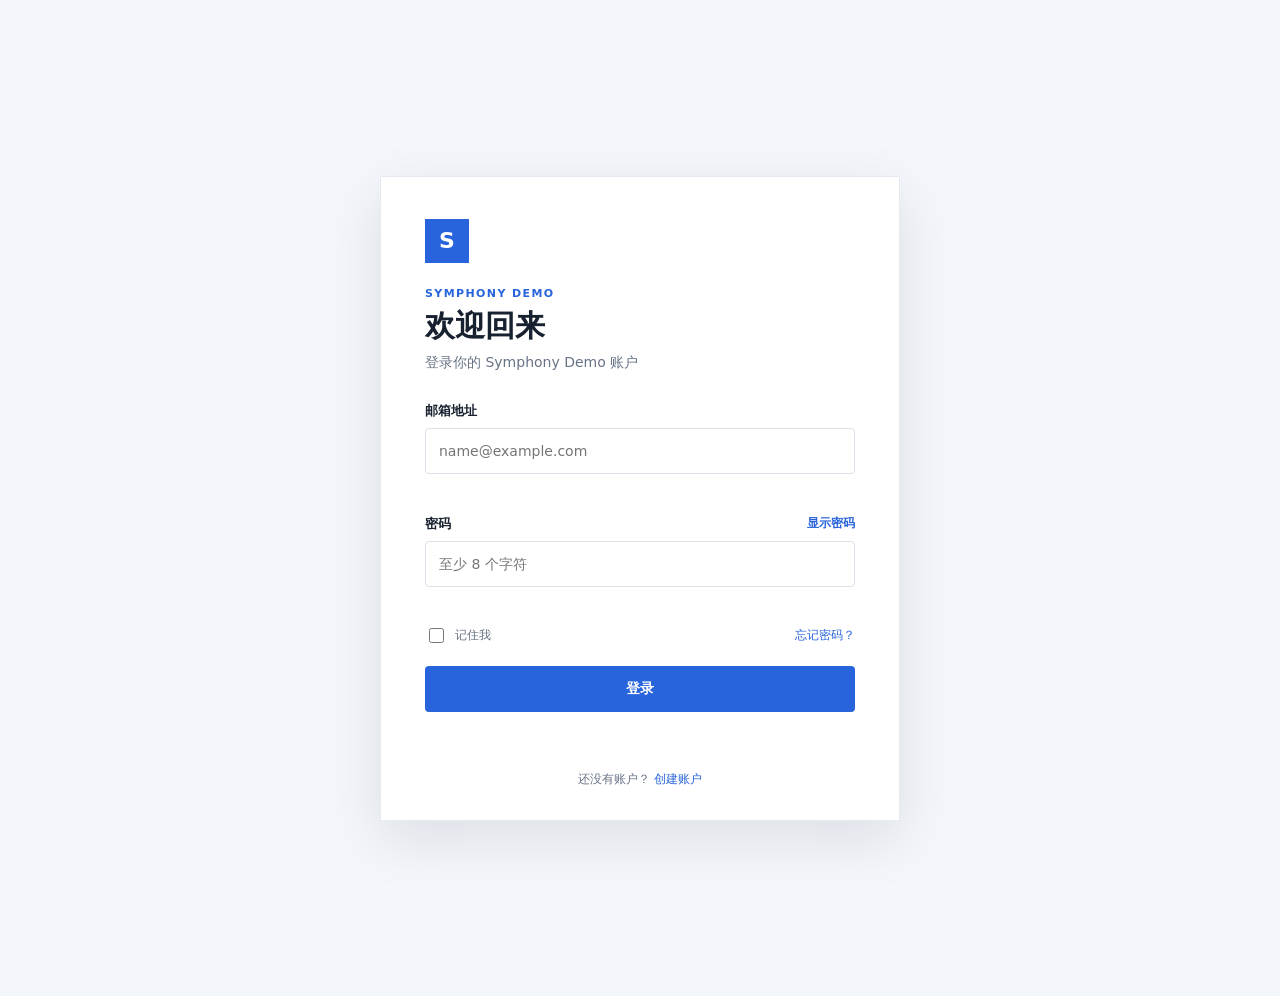
<file: features/login/index.html>
<!doctype html>
<html lang="zh-CN">
<head>
    <meta charset="UTF-8">
    <meta name="viewport" content="width=device-width, initial-scale=1">
    <title>登录 | Symphony Demo</title>
    <link rel="stylesheet" href="login.css">
</head>
<body class="login-root">
    <div id="login-app"></div>
    <script type="module">
        import { createLogin } from './login.js';
        createLogin(document.getElementById('login-app'));
    </script>
</body>
</html>
</file>
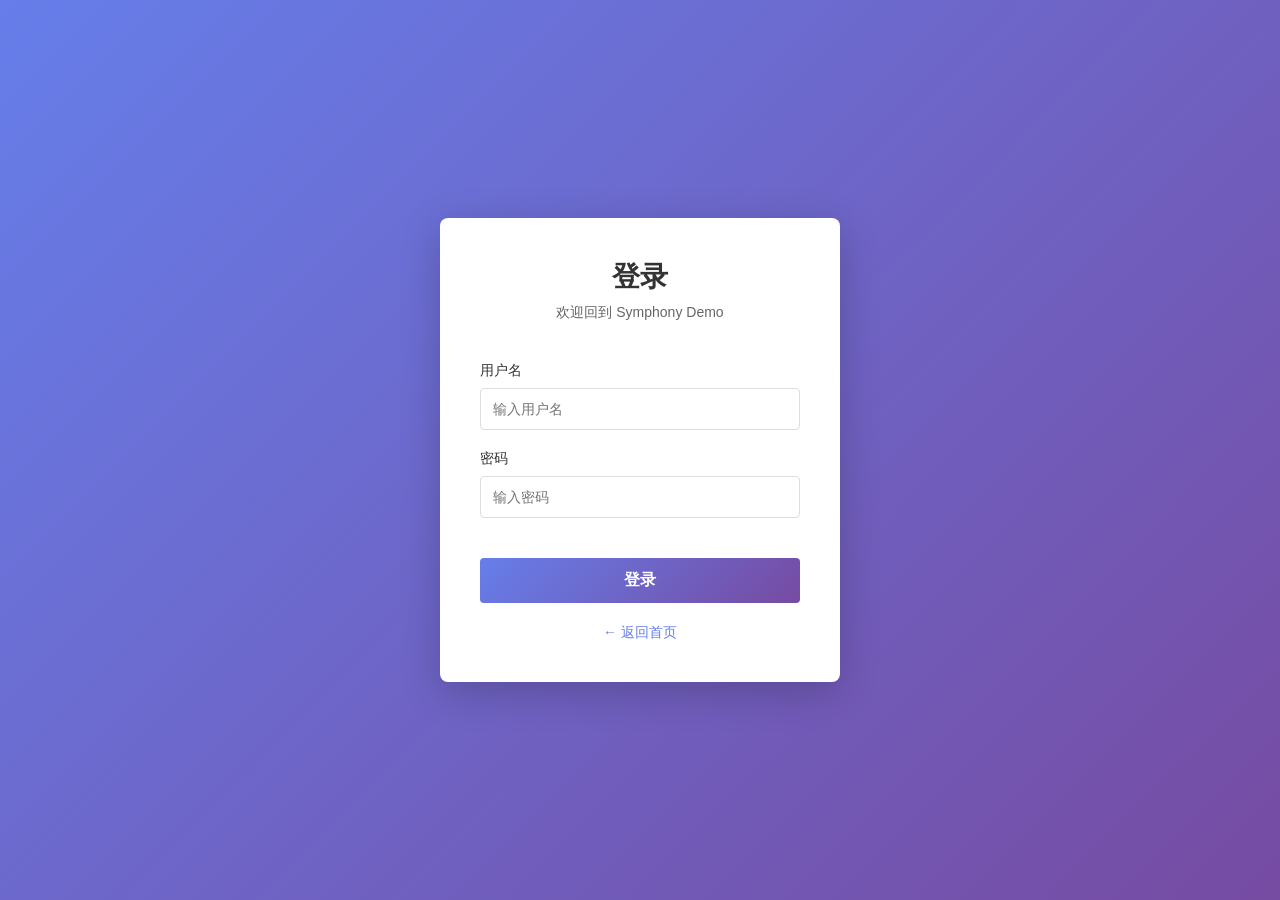
<file: login/login.html>
<!DOCTYPE html>
<html lang="zh-CN">
<head>
    <meta charset="UTF-8">
    <meta name="viewport" content="width=device-width, initial-scale=1.0">
    <title>登录 | Symphony Demo</title>
    <style>
        * {
            margin: 0;
            padding: 0;
            box-sizing: border-box;
        }

        body {
            font-family: -apple-system, BlinkMacSystemFont, 'Segoe UI', Roboto, 'Helvetica Neue', Arial, sans-serif;
            background: linear-gradient(135deg, #667eea 0%, #764ba2 100%);
            min-height: 100vh;
            display: flex;
            justify-content: center;
            align-items: center;
        }

        .login-container {
            background: white;
            border-radius: 8px;
            box-shadow: 0 10px 40px rgba(0, 0, 0, 0.2);
            width: 100%;
            max-width: 400px;
            padding: 40px;
        }

        .login-header {
            text-align: center;
            margin-bottom: 40px;
        }

        .login-header h1 {
            font-size: 28px;
            color: #333;
            margin-bottom: 8px;
        }

        .login-header p {
            color: #666;
            font-size: 14px;
        }

        .form-group {
            margin-bottom: 20px;
        }

        label {
            display: block;
            margin-bottom: 8px;
            color: #333;
            font-weight: 500;
            font-size: 14px;
        }

        input {
            width: 100%;
            padding: 12px;
            border: 1px solid #ddd;
            border-radius: 4px;
            font-size: 14px;
            transition: border-color 0.3s;
        }

        input:focus {
            outline: none;
            border-color: #667eea;
            box-shadow: 0 0 0 3px rgba(102, 126, 234, 0.1);
        }

        .login-button {
            width: 100%;
            padding: 12px;
            background: linear-gradient(135deg, #667eea 0%, #764ba2 100%);
            color: white;
            border: none;
            border-radius: 4px;
            font-size: 16px;
            font-weight: 600;
            cursor: pointer;
            transition: transform 0.2s, box-shadow 0.2s;
            margin-top: 20px;
        }

        .login-button:hover {
            transform: translateY(-2px);
            box-shadow: 0 5px 20px rgba(102, 126, 234, 0.4);
        }

        .login-button:active {
            transform: translateY(0);
        }

        .back-link {
            text-align: center;
            margin-top: 20px;
        }

        .back-link a {
            color: #667eea;
            text-decoration: none;
            font-size: 14px;
            transition: color 0.3s;
        }

        .back-link a:hover {
            color: #764ba2;
        }

        .message {
            margin-top: 20px;
            padding: 12px;
            border-radius: 4px;
            font-size: 14px;
            display: none;
        }

        .message.success {
            background-color: #d4edda;
            color: #155724;
            border: 1px solid #c3e6cb;
        }

        .message.error {
            background-color: #f8d7da;
            color: #721c24;
            border: 1px solid #f5c6cb;
        }
    </style>
</head>
<body>
    <div class="login-container">
        <div class="login-header">
            <h1>登录</h1>
            <p>欢迎回到 Symphony Demo</p>
        </div>

        <form id="login-form">
            <div class="form-group">
                <label for="username">用户名</label>
                <input type="text" id="username" name="username" placeholder="输入用户名" required>
            </div>

            <div class="form-group">
                <label for="password">密码</label>
                <input type="password" id="password" name="password" placeholder="输入密码" required>
            </div>

            <button type="submit" class="login-button">登录</button>

            <div id="message" class="message"></div>
        </form>

        <div class="back-link">
            <a href="../index.html">← 返回首页</a>
        </div>
    </div>

    <script>
        const form = document.getElementById('login-form');
        const messageEl = document.getElementById('message');

        form.addEventListener('submit', (e) => {
            e.preventDefault();

            const username = document.getElementById('username').value;
            const password = document.getElementById('password').value;

            if (username.trim() === '' || password.trim() === '') {
                showMessage('请填写完整的登录信息', 'error');
                return;
            }

            if (password.length < 6) {
                showMessage('密码长度至少为6个字符', 'error');
                return;
            }

            showMessage(`欢迎 ${username}！登录成功`, 'success');
            setTimeout(() => {
                window.location.href = '../index.html';
            }, 1500);
        });

        function showMessage(text, type) {
            messageEl.textContent = text;
            messageEl.className = `message ${type}`;
            messageEl.style.display = 'block';
        }
    </script>
</body>
</html>
</file>
<file: features/login/login.css>
:root {
    --login-ink: #18212f;
    --login-muted: #687386;
    --login-border: #dbe1e8;
    --login-surface: #ffffff;
    --login-accent: #2864dc;
    --login-accent-dark: #1f51b5;
    --login-danger: #c53a46;
    --login-success: #17734b;
    --login-info: #365c91;
}

.login-root {
    min-height: 100vh;
    margin: 0;
    background: #f3f6fa;
    color: var(--login-ink);
    font-family: Inter, ui-sans-serif, system-ui, -apple-system, BlinkMacSystemFont, "Segoe UI", sans-serif;
}

.login-shell { display: grid; min-height: 100vh; place-items: center; padding: 48px 24px; }
.login-panel { width: min(100%, 430px); padding: 42px 44px 32px; background: var(--login-surface); border: 1px solid #e5eaf0; box-shadow: 0 18px 55px rgba(24, 33, 47, .10); }
.login-mark { display: grid; width: 44px; height: 44px; place-items: center; margin-bottom: 24px; background: var(--login-accent); color: #fff; font-size: 22px; font-weight: 800; }
.login-eyebrow { margin: 0 0 8px; color: var(--login-accent); font-size: 11px; font-weight: 800; letter-spacing: 1.4px; }
.login-panel h1 { margin: 0; font-size: 30px; letter-spacing: 0; line-height: 1.2; }
.login-subtitle { margin: 10px 0 30px; color: var(--login-muted); font-size: 14px; }
.login-form { display: grid; gap: 20px; }
.form-field { display: grid; gap: 8px; }
.form-field label, .field-label-row { color: var(--login-ink); font-size: 13px; font-weight: 650; }
.field-label-row { display: flex; align-items: center; justify-content: space-between; }
.form-field input[type="email"], .form-field input[type="password"], .form-field input[type="text"] { box-sizing: border-box; width: 100%; height: 46px; padding: 0 13px; border: 1px solid var(--login-border); border-radius: 4px; outline: none; background: #fff; color: var(--login-ink); font: inherit; font-size: 14px; transition: border-color .18s, box-shadow .18s; }
.form-field input:focus { border-color: var(--login-accent); box-shadow: 0 0 0 3px rgba(40, 100, 220, .14); }
.form-field.is-invalid input { border-color: var(--login-danger); }
.field-error { min-height: 15px; margin: -2px 0 0; color: var(--login-danger); font-size: 12px; }
.text-button { padding: 0; border: 0; background: transparent; color: var(--login-accent); cursor: pointer; font: inherit; font-size: 12px; }
.text-button:hover { color: var(--login-accent-dark); text-decoration: underline; }
.form-options { display: flex; align-items: center; justify-content: space-between; margin-top: -3px; }
.remember-option { display: flex; align-items: center; gap: 8px; color: var(--login-muted); font-size: 12px; cursor: pointer; }
.remember-option input { width: 15px; height: 15px; accent-color: var(--login-accent); }
.submit-button { display: inline-flex; height: 46px; align-items: center; justify-content: center; gap: 9px; border: 0; border-radius: 4px; background: var(--login-accent); color: #fff; cursor: pointer; font: inherit; font-size: 14px; font-weight: 700; transition: background .18s, opacity .18s; }
.submit-button:hover { background: var(--login-accent-dark); }
.submit-button:disabled { cursor: wait; opacity: .8; }
.button-spinner { display: none; width: 14px; height: 14px; border: 2px solid rgba(255,255,255,.4); border-top-color: #fff; border-radius: 50%; animation: login-spin .7s linear infinite; }
.submit-button.is-loading .button-spinner { display: inline-block; }
.form-status { min-height: 18px; margin: -7px 0 0; font-size: 12px; text-align: center; }
.form-status.is-success { color: var(--login-success); }
.form-status.is-info { color: var(--login-info); }
.login-footer { margin: 28px 0 0; color: var(--login-muted); font-size: 12px; text-align: center; }
@keyframes login-spin { to { transform: rotate(360deg); } }
@media (max-width: 520px) { .login-shell { padding: 20px 14px; } .login-panel { padding: 32px 24px 26px; } }
</file>
